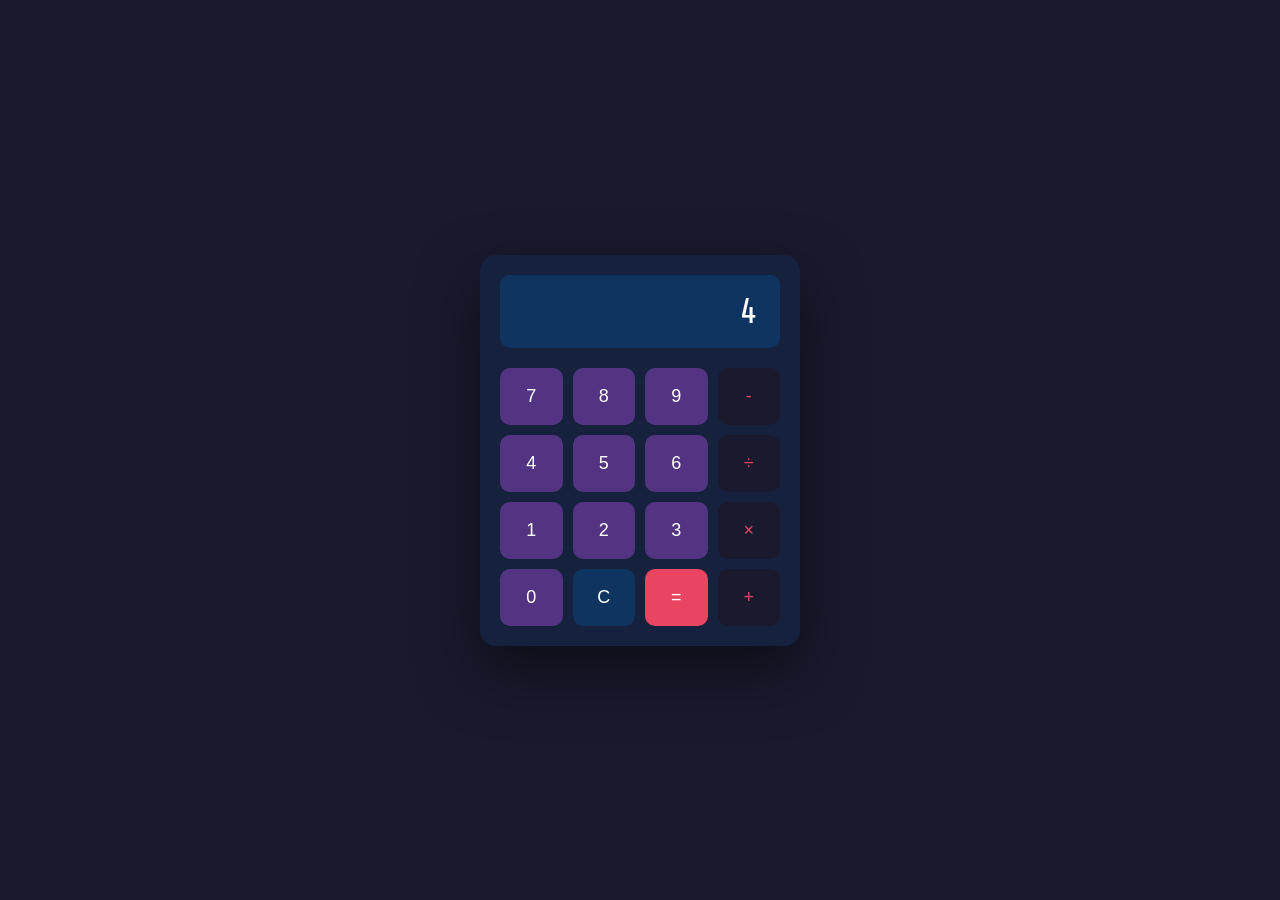
<file: Calculator/index.html>
<!doctype html>
<html lang="en">
  <head>
    <meta charset="UTF-8" />
    <meta name="viewport" content="width=device-width, initial-scale=1.0" />
    <title>Calculator_CodeAlpha</title>
    <link rel="stylesheet" href="style.css" />
    <link href="https://fonts.googleapis.com/css2?family=Share+Tech+Mono&display=swap" rel="stylesheet">
  </head>
  <body>
    <div class="calculator">
      <div id="display">
       4
      </div>
       <div class="buttons">
          <button data-value="7">7</button>
          <button data-value="8">8</button>
          <button data-value="9">9</button>
          <button class="operator" data-value="-">-</button>


          <button data-value="4">4</button>
          <button data-value="5">5</button>
          <button data-value="6">6</button>
          <button class="operator" data-value="/">÷</button>


          <button data-value="1">1</button>
          <button data-value="2">2</button>
          <button data-value="3">3</button>
          <button class="operator" data-value="*">×</button>



          <button data-value="0">0</button>
          <button data-action="clear">C</button>
          <button data-action="equals">=</button>
          <button class="operator" data-value ="+">+</button>
        </div>
    </div>

    <script src="script.js"></script>
  </body>
</html>
</file>
<file: Calculator/style.css>
* {
  margin: 0;
  padding: 0;
  box-sizing: border-box;
}
body {
  display: flex;
  align-items: center;
  justify-content: center;
  min-height: 100vh;
  background-color: #1a1a2e;
}
.calculator {
  background-color: #16213e;
  box-shadow: 0 25px 60px rgba(0, 0, 0, 0.5);
  border-radius: 16px;
  padding: 20px;
  width: 320px;
}
#display {
  background-color: #0f3460;
  color: #ffffff;
  font-size: 36px;
  padding: 16px 20px;
  border-radius: 10px;
  margin-bottom: 20px;
  min-height: 70px;
  text-align: right;
  overflow: hidden;
  white-space: nowrap;
  text-overflow: ellipsis;
  font-family: 'Share Tech Mono', monospace;
  letter-spacing: 2px;
}
.buttons {
  display: grid;
  grid-template-columns: repeat(4, 1fr);
  gap: 10px;
}
button {
  background-color: #533483;
  color: #ffffff;
  border: none;
  border-radius: 10px;
  font-size: 18px;
  padding: 18px;
  cursor: pointer;
  transition: background-color 0.15s ease, transform 0.1s ease;
}
button:hover {
  background-color: #7b52ab;
}
button:active {
  transform: scale(0.95);
}
button[data-action="equals"] {
  background-color: #e94560;
}
button[data-action="clear"] {
  background-color: #0f3460;
}

.operator {
  background-color: #1a1a2e;
  color: #e94560;
}

button.key-pressed {
  transform: scale(0.95);
  background-color: #7b52ab;
}
</file>
